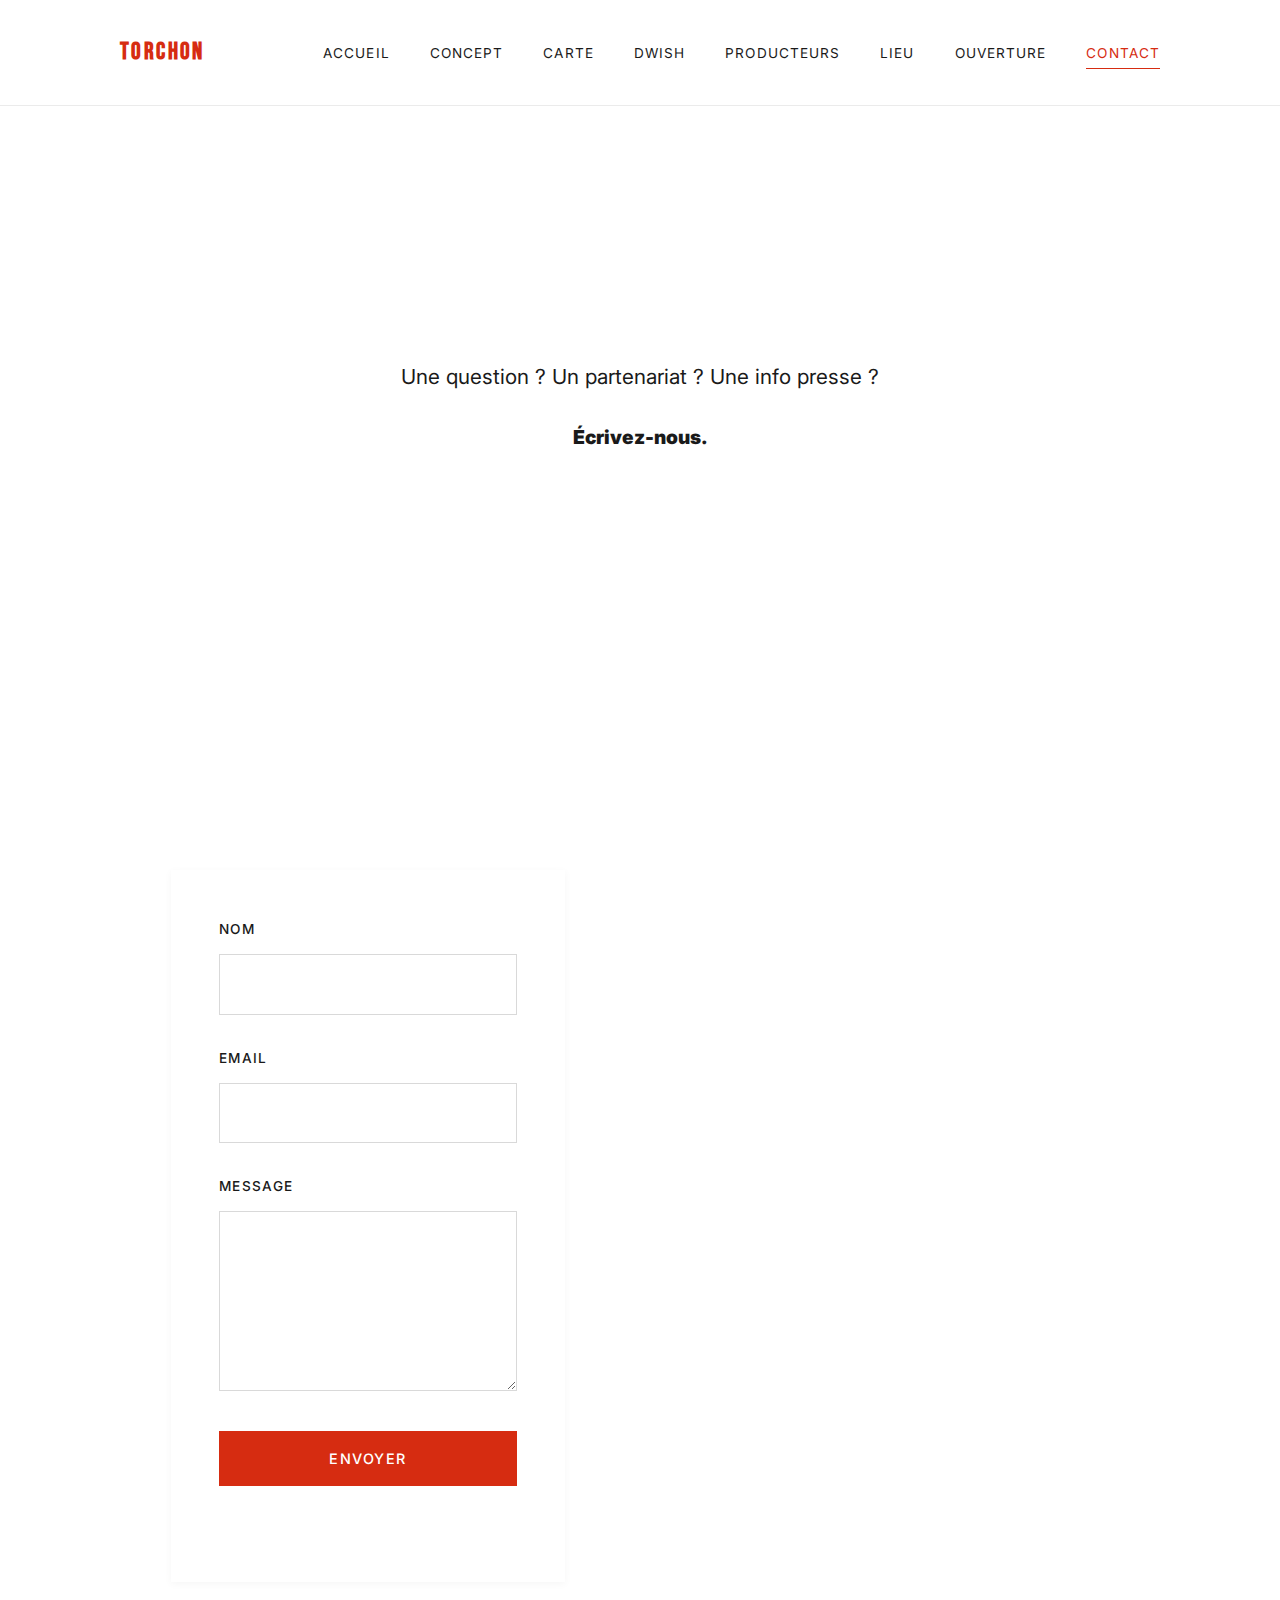
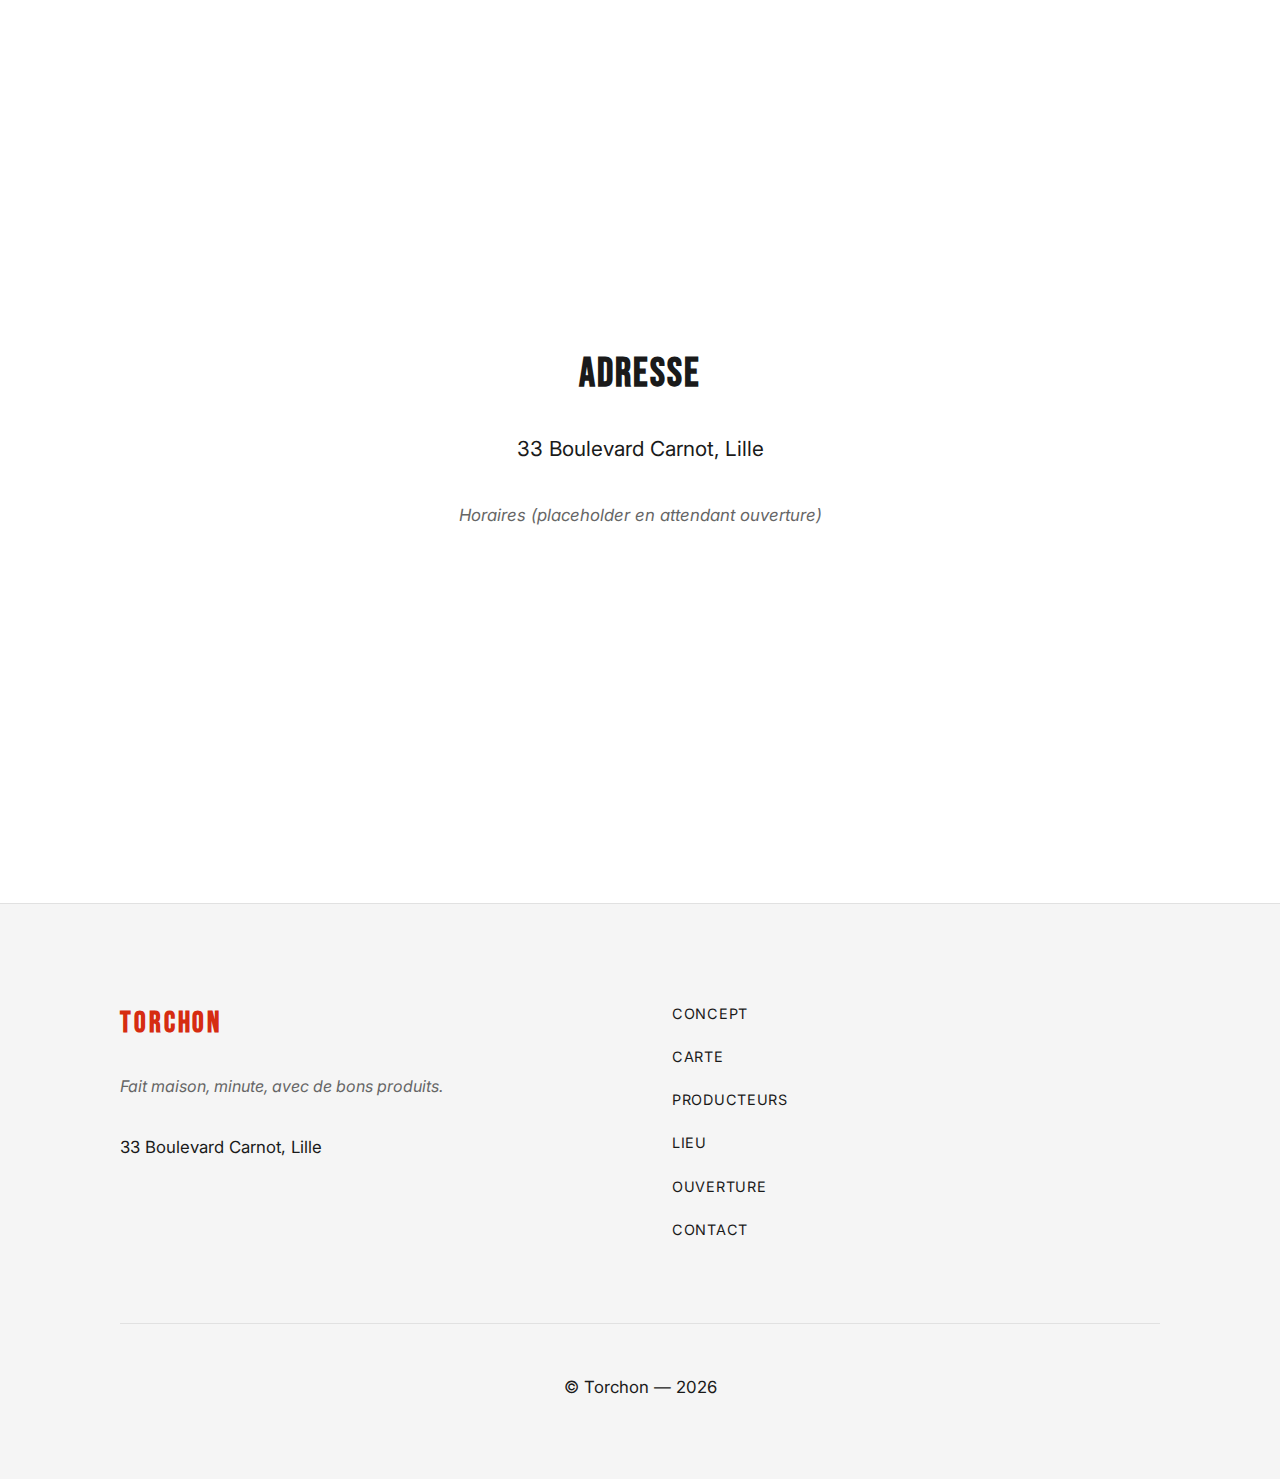
<file: contact.html>
<!DOCTYPE html>
<html lang="fr">
<head>
  <meta charset="UTF-8">
  <meta name="viewport" content="width=device-width, initial-scale=1.0">
  <title>Contact — Torchon</title>
  <meta name="description" content="Contactez Torchon pour toute question, partenariat ou information presse. 33 Boulevard Carnot, Lille.">
  
  <link rel="preconnect" href="https://fonts.googleapis.com">
  <link rel="preconnect" href="https://fonts.gstatic.com" crossorigin>
  <link href="https://fonts.googleapis.com/css2?family=Inter:wght@300;400;500;600;700&display=swap" rel="stylesheet">
  <link href="https://fonts.googleapis.com/css2?family=Bebas+Neue&family=Oswald:wght@400;500;600;700&display=swap" rel="stylesheet">
  
  <link rel="stylesheet" href="css/style.css">
</head>
<body>
  <!-- Header -->
  <header class="header">
    <div class="container">
      <div class="header-content">
        <a href="index.html" class="logo">TORCHON</a>
        <nav>
          <ul class="nav">
            <li><a href="index.html">Accueil</a></li>
            <li><a href="concept.html">Concept</a></li>
            <li><a href="carte.html">Carte</a></li>
            <li><a href="dwish.html">Dwish</a></li>
            <li><a href="producteurs.html">Producteurs</a></li>
            <li><a href="lieu.html">Lieu</a></li>
            <li><a href="ouverture.html">Ouverture</a></li>
            <li><a href="contact.html" class="active">Contact</a></li>
          </ul>
        </nav>
      </div>
    </div>
  </header>

  <!-- Hero -->
  <section class="hero">
    <div class="container">
      <div class="hero-content">
        <h1>CONTACT</h1>
      </div>
    </div>
  </section>

  <!-- Contenu principal -->
  <section class="section">
    <div class="container">
      <div class="row">
        <div class="col-12" style="max-width: 800px; margin: 0 auto; text-align: center;">
          <p style="font-size: 1.3rem; margin-bottom: 1.5rem;">Une question ? Un partenariat ? Une info presse ?</p>
          <p style="font-size: 1.2rem; font-weight: 600; margin-bottom: 3rem;"><strong>Écrivez-nous.</strong></p>
        </div>
      </div>
    </div>
  </section>

  <!-- Formulaire -->
  <section class="section">
    <div class="container">
      <div class="row">
        <div class="col-6" style="margin: 0 auto;">
          <div class="card">
            <div class="card-content">
              <form>
                <div class="form-group">
                  <label for="nom" class="form-label">Nom</label>
                  <input type="text" id="nom" name="nom" class="form-input" required>
                </div>
                <div class="form-group">
                  <label for="email" class="form-label">Email</label>
                  <input type="email" id="email" name="email" class="form-input" required>
                </div>
                <div class="form-group">
                  <label for="message" class="form-label">Message</label>
                  <textarea id="message" name="message" class="form-textarea" required></textarea>
                </div>
                <button type="submit" class="btn" style="width: 100%;">Envoyer</button>
              </form>
            </div>
          </div>
        </div>
      </div>
    </div>
  </section>

  <!-- Informations -->
  <section class="section">
    <div class="container">
      <div class="row">
        <div class="col-12 text-center">
          <h2 style="font-size: 2.5rem; margin-bottom: 2rem;">ADRESSE</h2>
          <p style="font-size: 1.3rem; margin-bottom: 1rem;">33 Boulevard Carnot, Lille</p>
          <p style="color: var(--gris-texte); font-style: italic; margin-top: 2rem;">Horaires (placeholder en attendant ouverture)</p>
        </div>
      </div>
    </div>
  </section>

  <!-- Footer -->
  <footer class="footer">
    <div class="container">
      <div class="footer-content">
        <div>
          <div class="footer-logo">TORCHON</div>
          <p class="footer-tagline">Fait maison, minute, avec de bons produits.</p>
          <p style="margin-top: 1rem;">33 Boulevard Carnot, Lille</p>
        </div>
        <div>
          <ul class="footer-links">
            <li><a href="concept.html">Concept</a></li>
            <li><a href="carte.html">Carte</a></li>
            <li><a href="producteurs.html">Producteurs</a></li>
            <li><a href="lieu.html">Lieu</a></li>
            <li><a href="ouverture.html">Ouverture</a></li>
            <li><a href="contact.html">Contact</a></li>
          </ul>
        </div>
      </div>
      <div class="footer-copyright">
        <p>© Torchon — 2026</p>
      </div>
    </div>
  </footer>

  <script src="js/main.js"></script>
</body>
</html>
</file>
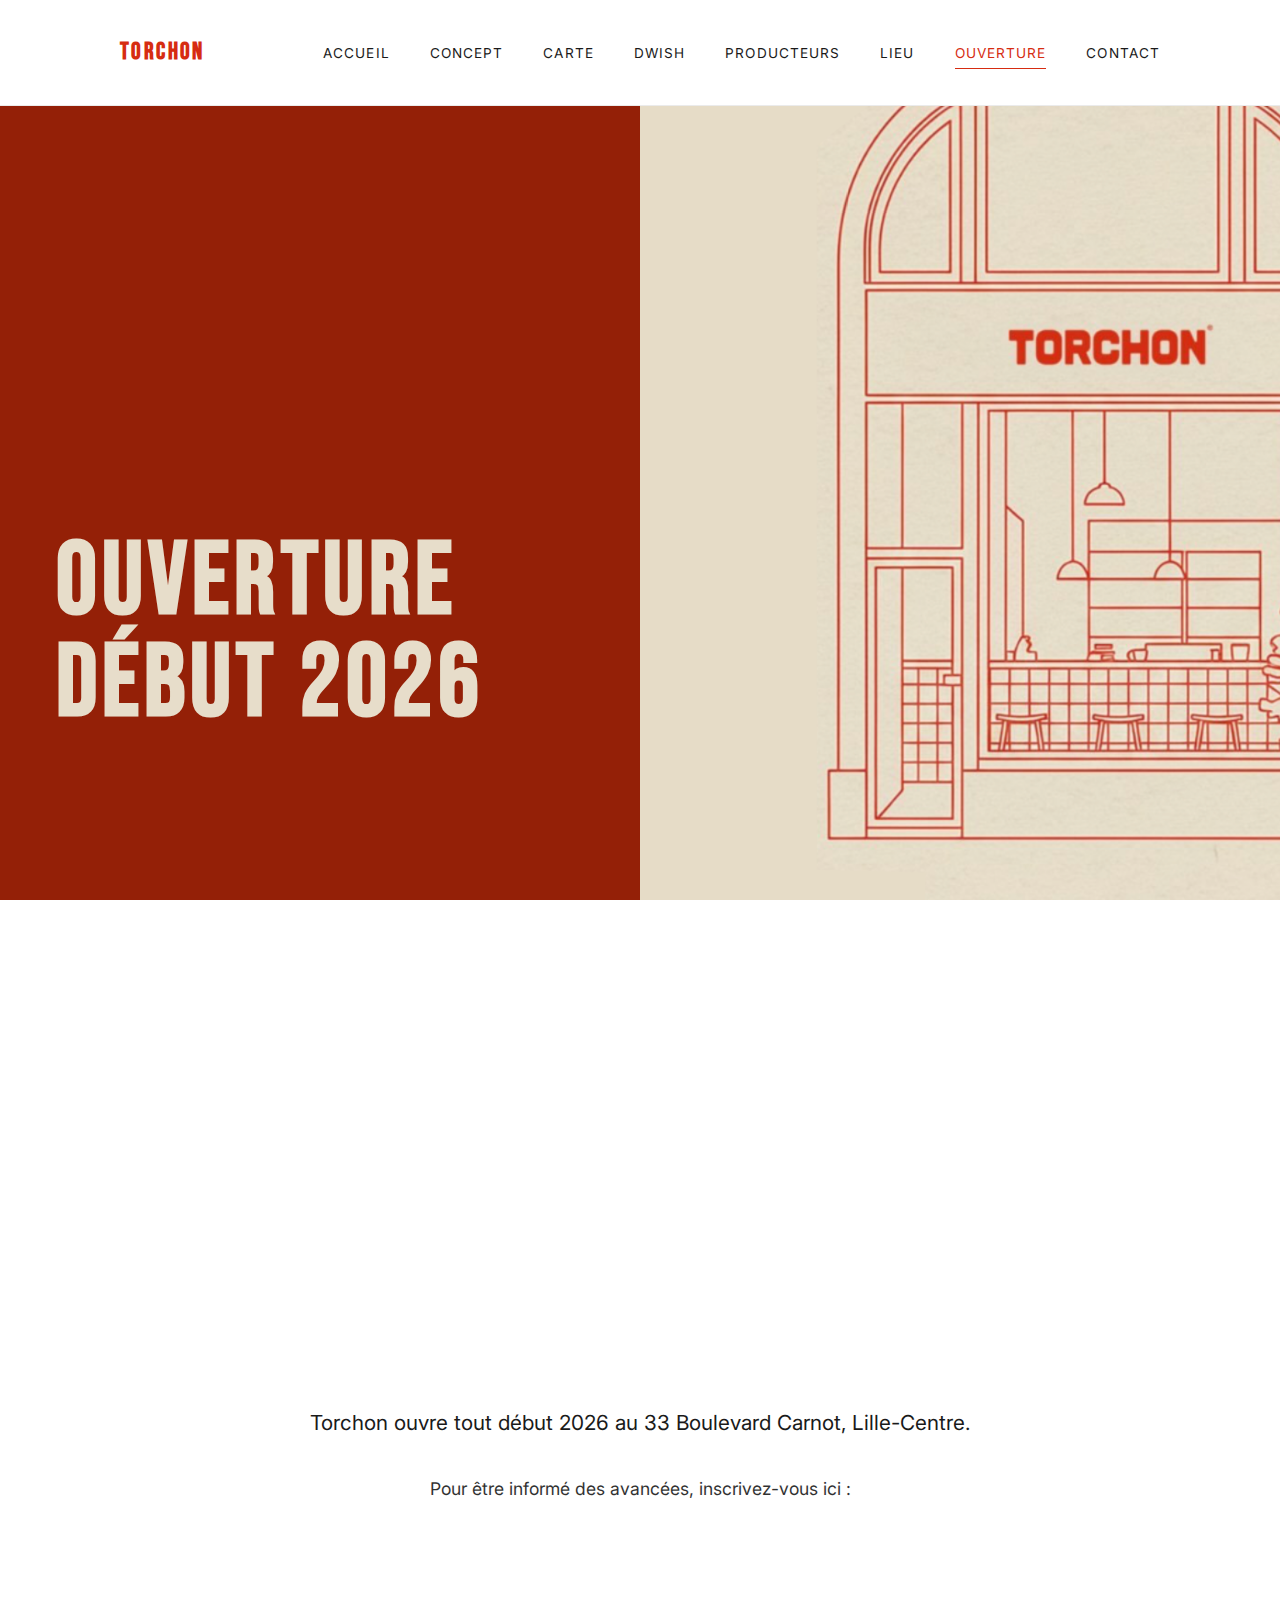
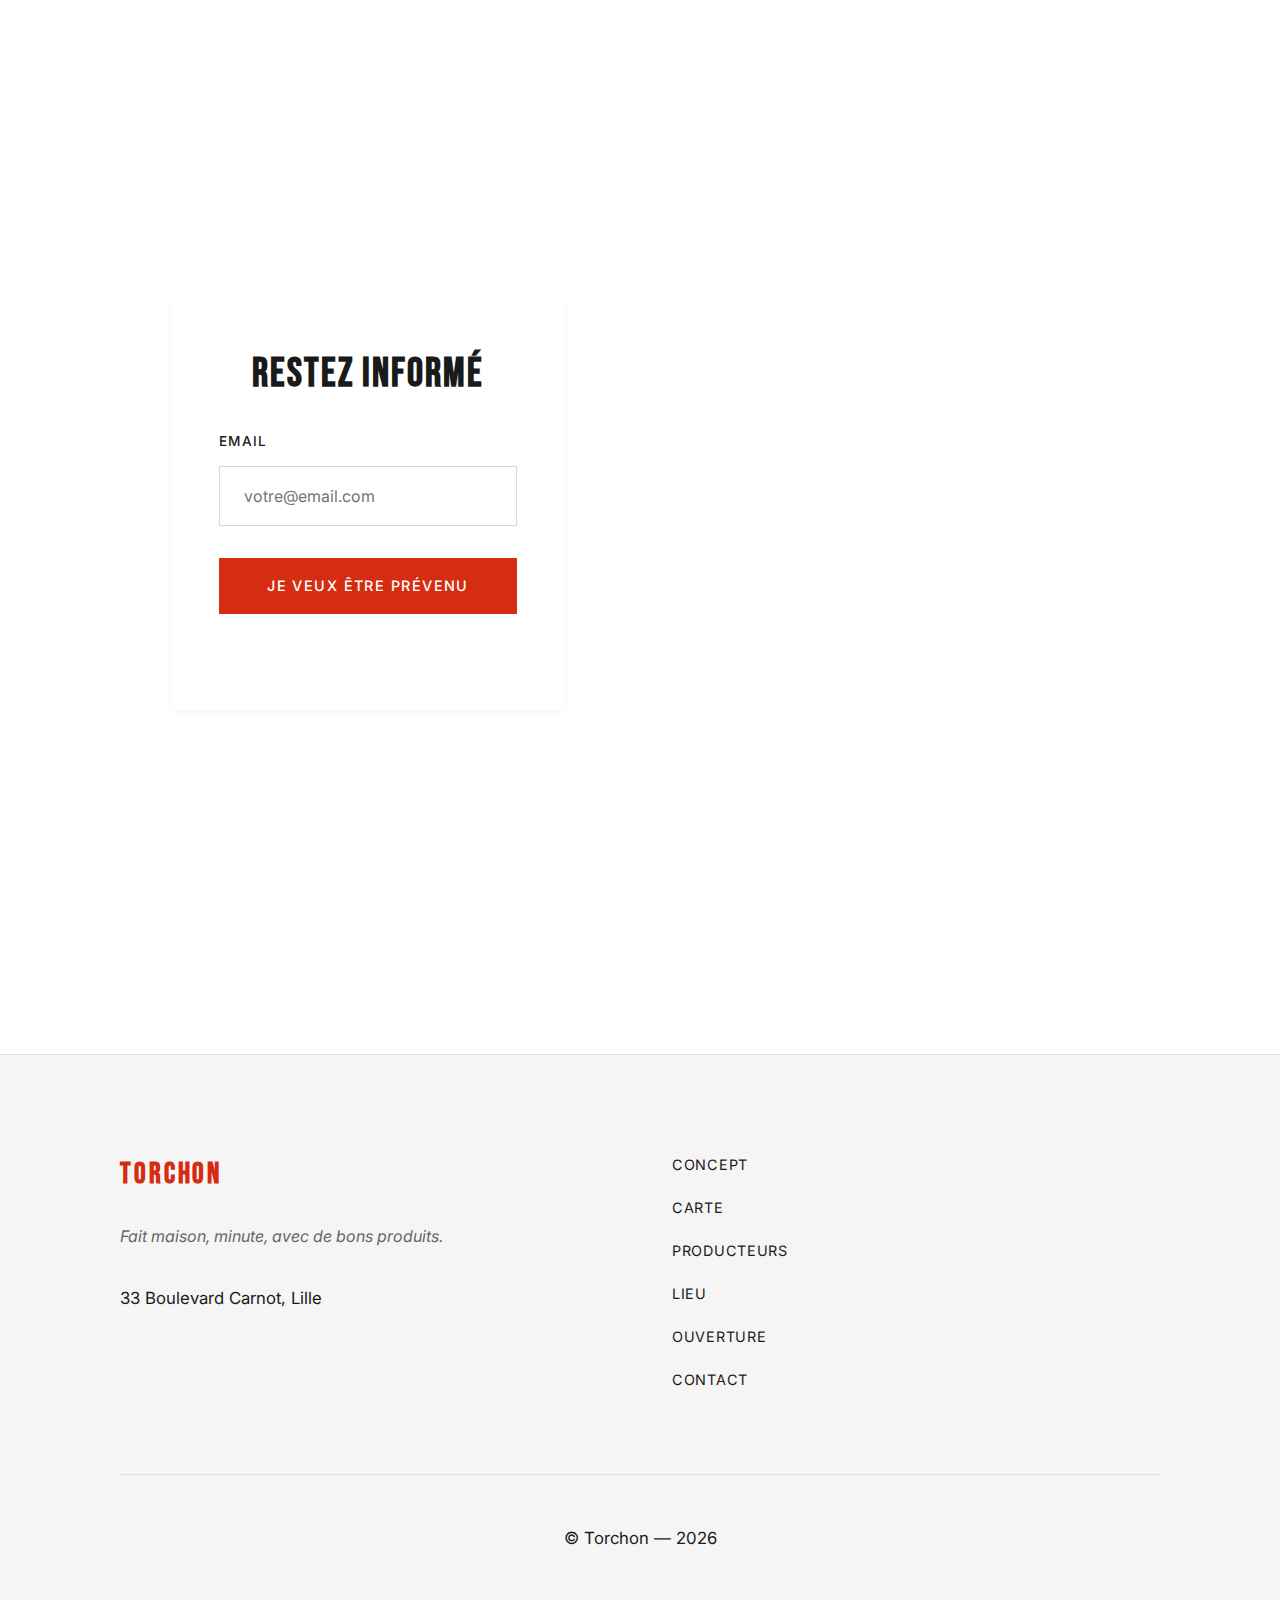
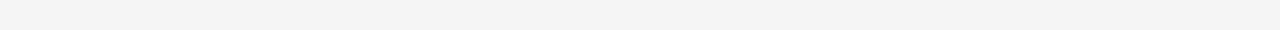
<file: ouverture.html>
<!DOCTYPE html>
<html lang="fr">
<head>
  <meta charset="UTF-8">
  <meta name="viewport" content="width=device-width, initial-scale=1.0">
  <title>Ouverture — Torchon</title>
  <meta name="description" content="Torchon ouvre début 2026 au 33 Boulevard Carnot à Lille. Inscrivez-vous pour être informé de l'ouverture.">
  
  <link rel="preconnect" href="https://fonts.googleapis.com">
  <link rel="preconnect" href="https://fonts.gstatic.com" crossorigin>
  <link href="https://fonts.googleapis.com/css2?family=Inter:wght@300;400;500;600;700&display=swap" rel="stylesheet">
  <link href="https://fonts.googleapis.com/css2?family=Bebas+Neue&family=Oswald:wght@400;500;600;700&display=swap" rel="stylesheet">
  
  <link rel="stylesheet" href="css/style.css">
</head>
<body>
  <!-- Header -->
  <header class="header">
    <div class="container">
      <div class="header-content">
        <a href="index.html" class="logo">TORCHON</a>
        <nav>
          <ul class="nav">
            <li><a href="index.html">Accueil</a></li>
            <li><a href="concept.html">Concept</a></li>
            <li><a href="carte.html">Carte</a></li>
            <li><a href="dwish.html">Dwish</a></li>
            <li><a href="producteurs.html">Producteurs</a></li>
            <li><a href="lieu.html">Lieu</a></li>
            <li><a href="ouverture.html" class="active">Ouverture</a></li>
            <li><a href="contact.html">Contact</a></li>
          </ul>
        </nav>
      </div>
    </div>
  </header>

  <!-- Hero avec image fixe -->
  <section class="section section-fixed-image hero-section">
    <div class="fixed-image-bg" style="background-image: url('../images/Torchon haut home page.png');"></div>
    <div class="container">
      <div class="split-layout-reverse">
        <div class="split-content-left">
          <h1>OUVERTURE<br>DÉBUT 2026</h1>
        </div>
      </div>
    </div>
  </section>

  <!-- Contenu principal -->
  <section class="section">
    <div class="container">
      <div class="row">
        <div class="col-12" style="max-width: 800px; margin: 0 auto; text-align: center;">
          <p style="font-size: 1.3rem; margin-bottom: 2rem;">Torchon ouvre tout début 2026 au 33 Boulevard Carnot, Lille-Centre.</p>
          <p style="font-size: 1.1rem; opacity: 0.9;">Pour être informé des avancées, inscrivez-vous ici :</p>
        </div>
      </div>
    </div>
  </section>

  <!-- Formulaire -->
  <section class="section">
    <div class="container">
      <div class="row">
        <div class="col-6" style="margin: 0 auto;">
          <div class="card">
            <div class="card-content">
              <h2 style="font-size: 2.5rem; margin-bottom: 2rem; text-align: center;">RESTEZ INFORMÉ</h2>
              <form>
                <div class="form-group">
                  <label for="email" class="form-label">Email</label>
                  <input type="email" id="email" name="email" class="form-input" placeholder="votre@email.com" required>
                </div>
                <button type="submit" class="btn" style="width: 100%;">Je veux être prévenu</button>
              </form>
            </div>
          </div>
        </div>
      </div>
    </div>
  </section>

  <!-- Footer -->
  <footer class="footer">
    <div class="container">
      <div class="footer-content">
        <div>
          <div class="footer-logo">TORCHON</div>
          <p class="footer-tagline">Fait maison, minute, avec de bons produits.</p>
          <p style="margin-top: 1rem;">33 Boulevard Carnot, Lille</p>
        </div>
        <div>
          <ul class="footer-links">
            <li><a href="concept.html">Concept</a></li>
            <li><a href="carte.html">Carte</a></li>
            <li><a href="producteurs.html">Producteurs</a></li>
            <li><a href="lieu.html">Lieu</a></li>
            <li><a href="ouverture.html">Ouverture</a></li>
            <li><a href="contact.html">Contact</a></li>
          </ul>
        </div>
      </div>
      <div class="footer-copyright">
        <p>© Torchon — 2026</p>
      </div>
    </div>
  </footer>

  <script src="js/main.js"></script>
</body>
</html>
</file>
<file: css/style.css>
/* ============================================
   TORCHON - DESIGN PREMIUM ÉPURÉ
   Architecture inspirée Ritz Paris Le Comptoir
   ============================================ */

/* Variables CSS */
:root {
  /* Couleurs */
  --rouge-torchon: #d62c11;
  --rouge-fonce: #b0250e;
  --orange-torchon: #ff6b35;
  --beige-papier: #e7ddca;
  --noir-profond: #1a1a1a;
  --blanc-pur: #ffffff;
  --gris-clair: #f5f5f5;
  --gris-texte: #666666;
  
  /* Typographie */
  --font-titre: 'Bebas Neue', 'Oswald', sans-serif;
  --font-texte: 'Inter', -apple-system, BlinkMacSystemFont, sans-serif;
  
  /* Espacements - Style Ritz : beaucoup d'air */
  --marge-latérale-desktop: 120px;
  --marge-latérale-mobile: 24px;
  --espacement-section: 120px;
  --espacement-large: 160px;
  
  /* Effets */
  --border-radius: 0px; /* Style Ritz : pas de border-radius */
  --shadow-card: 0 2px 8px rgba(0, 0, 0, 0.04);
  --shadow-subtle: 0 1px 3px rgba(0, 0, 0, 0.02);
}

/* Reset & Base */
* {
  margin: 0;
  padding: 0;
  box-sizing: border-box;
}

html {
  scroll-behavior: smooth;
}

body {
  font-family: var(--font-texte);
  color: var(--noir-profond);
  background-color: var(--blanc-pur);
  line-height: 1.7;
  font-size: 16px;
  -webkit-font-smoothing: antialiased;
  -moz-osx-font-smoothing: grayscale;
  overflow-x: hidden;
}

/* Typographie - Style Ritz : grande taille, beaucoup d'espacement */
h1, h2, h3, h4, h5, h6 {
  font-family: var(--font-titre);
  font-weight: 700;
  text-transform: uppercase;
  letter-spacing: 0.05em;
  line-height: 1.2;
  margin-bottom: 2rem;
}

h1 {
  font-size: clamp(3.5rem, 9vw, 7rem);
  font-weight: 700;
  margin-bottom: 1.5rem;
}

h2 {
  font-size: clamp(2.5rem, 6vw, 4.5rem);
  margin-bottom: 3rem;
}

h3 {
  font-size: clamp(1.8rem, 4vw, 2.8rem);
  margin-bottom: 1.5rem;
}

p {
  margin-bottom: 1.8rem;
  font-size: 1.05rem;
  line-height: 1.8;
  color: var(--noir-profond);
}

a {
  color: var(--rouge-torchon);
  text-decoration: none;
  transition: all 0.3s ease;
}

/* Container - Style Ritz : largeur max, beaucoup de padding */
.container {
  max-width: 1400px;
  margin: 0 auto;
  padding: 0 var(--marge-latérale-desktop);
}

.container-narrow {
  max-width: 900px;
  margin: 0 auto;
  padding: 0 var(--marge-latérale-desktop);
}

/* Header - Style Ritz : minimaliste, fixe, épuré */
.header {
  position: fixed;
  top: 0;
  left: 0;
  right: 0;
  background-color: var(--blanc-pur);
  z-index: 1000;
  padding: 2rem 0;
  border-bottom: 1px solid rgba(0, 0, 0, 0.08);
  backdrop-filter: blur(10px);
}

.header-content {
  display: flex;
  justify-content: space-between;
  align-items: center;
}

.logo {
  font-family: var(--font-titre);
  font-size: 1.5rem;
  font-weight: 700;
  color: var(--rouge-torchon);
  text-transform: uppercase;
  letter-spacing: 0.1em;
}

.nav {
  display: flex;
  gap: 2.5rem;
  list-style: none;
  align-items: center;
}

.nav-menu {
  display: block;
}


.nav a {
  color: var(--noir-profond);
  font-size: 0.85rem;
  text-transform: uppercase;
  letter-spacing: 0.08em;
  font-weight: 400;
  padding: 0.5rem 0;
  position: relative;
}

.nav a.active,
.nav a:hover {
  color: var(--rouge-torchon);
}

.nav a.active::after {
  content: '';
  position: absolute;
  bottom: 0;
  left: 0;
  width: 100%;
  height: 1px;
  background: var(--rouge-torchon);
}

/* Menu hamburger - caché sur desktop */
.menu-toggle {
  display: none;
  flex-direction: column;
  justify-content: space-around;
  width: 32px;
  height: 32px;
  background: transparent;
  border: none;
  cursor: pointer;
  padding: 0;
  z-index: 1001;
  position: relative;
}

.menu-toggle span {
  display: block;
  width: 100%;
  height: 3px;
  background-color: var(--rouge-torchon);
  border-radius: 2px;
  transition: all 0.3s ease;
  transform-origin: center;
}

.menu-toggle.active span:nth-child(1) {
  transform: rotate(45deg) translate(8px, 8px);
}

.menu-toggle.active span:nth-child(2) {
  opacity: 0;
}

.menu-toggle.active span:nth-child(3) {
  transform: rotate(-45deg) translate(7px, -7px);
}

/* Hero section avec image fixe */
.hero-section {
  margin-top: 80px;
}

.hero-content {
  max-width: 1000px;
  margin: 0 auto;
  position: relative;
  z-index: 2;
}

.hero h1 {
  color: var(--blanc-pur);
  margin-bottom: 2.5rem;
  font-weight: 700;
}

.hero-subtitle {
  font-size: clamp(1.3rem, 2.5vw, 1.8rem);
  color: var(--blanc-pur);
  margin-bottom: 2rem;
  font-weight: 300;
  opacity: 0.95;
  letter-spacing: 0.02em;
}

.hero-text {
  font-size: clamp(1.1rem, 1.8vw, 1.3rem);
  color: var(--blanc-pur);
  margin-bottom: 2rem;
  opacity: 0.9;
  font-weight: 300;
  line-height: 1.8;
}

.hero-cta {
  display: flex;
  gap: 2rem;
  justify-content: center;
  flex-wrap: wrap;
  margin-top: 3rem;
}

/* Sections - Style Ritz : beaucoup d'espace vertical */
.section {
  padding: var(--espacement-section) 0;
  position: relative;
}

.section-large {
  padding: var(--espacement-large) 0;
}

.section-title {
  text-align: center;
  margin-bottom: 5rem;
  max-width: 800px;
  margin-left: auto;
  margin-right: auto;
}

.section-title h2 {
  margin-bottom: 1.5rem;
}

.section-title p {
  font-size: 1.15rem;
  color: var(--gris-texte);
  line-height: 1.8;
}

/* Split Layout - Style Ritz : asymétrique, beaucoup d'espace */
.split-layout {
  display: grid;
  grid-template-columns: 1fr 1fr;
  gap: 80px;
  align-items: center;
  margin: 5rem 0;
}


.split-content {
  padding: 3rem 0;
}

/* Section avec image fixe */
.section-fixed-image {
  position: relative;
  min-height: 100vh;
  padding: var(--espacement-section) 0;
}

.section-fixed-image .fixed-image-bg {
  position: fixed;
  top: 0;
  left: 0;
  width: 100%;
  height: 100vh;
  background-size: cover;
  background-position: center;
  background-repeat: no-repeat;
  z-index: 0;
  pointer-events: none;
  opacity: 0;
  transition: opacity 0.8s ease;
  will-change: opacity;
}

.section-fixed-image.active .fixed-image-bg {
  opacity: 1;
}

.section-fixed-image .container {
  position: relative;
  z-index: 2;
  min-height: 100vh;
  display: flex;
  align-items: center;
}

/* Assurer que les sections suivantes sont visibles */
.section:not(.section-fixed-image) {
  position: relative;
  z-index: 1;
  background-color: var(--blanc-pur);
}

.section-red {
  position: relative;
  z-index: 1;
}

.split-layout-reverse {
  display: grid;
  grid-template-columns: 1fr 1fr;
  gap: 0;
  width: 100%;
  min-height: 80vh;
}

.split-content-right {
  grid-column: 2;
  padding: 4rem 5rem;
  background: linear-gradient(to left, rgba(26, 26, 26, 0.4) 0%, rgba(26, 26, 26, 0.2) 50%, transparent 100%);
  display: flex;
  flex-direction: column;
  justify-content: center;
  position: relative;
}

.split-content-left {
  grid-column: 1;
  padding: 4rem 5rem 4rem 0;
  margin-left: -4rem;
  background-color: transparent;
  display: flex;
  flex-direction: column;
  justify-content: center;
}

.split-content-right h1,
.split-content-left h1 {
  color: var(--beige-papier);
  margin-bottom: 2rem;
  font-size: clamp(3.5rem, 8vw, 6.5rem);
  line-height: 1;
}

.split-content-right h2,
.split-content-left h2 {
  color: var(--beige-papier);
  margin-bottom: 2.5rem;
  font-size: clamp(2.5rem, 5vw, 4rem);
}

.split-content-right .hero-subtitle,
.split-content-left .hero-subtitle {
  font-size: clamp(0.85rem, 1.3vw, 1rem);
  color: var(--beige-papier);
  margin-bottom: 3rem;
  font-weight: 400;
  letter-spacing: 0.15em;
  text-transform: uppercase;
  border-top: 1px solid var(--beige-papier);
  padding-top: 1.5rem;
  margin-top: 1.5rem;
}

.split-content-right .hero-text,
.split-content-left .hero-text {
  font-size: clamp(1rem, 1.4vw, 1.15rem);
  color: var(--beige-papier);
  margin-bottom: 2.5rem;
  font-weight: 300;
  line-height: 1.9;
}

.split-content-right .points-list,
.split-content-left .points-list {
  margin: 2rem 0;
}

.split-content-right .points-list li,
.split-content-left .points-list li {
  color: var(--beige-papier);
  font-size: clamp(1rem, 1.4vw, 1.15rem);
}

.split-content-right .points-list li::before,
.split-content-left .points-list li::before {
  color: var(--beige-papier);
}

.split-content h2 {
  margin-bottom: 2.5rem;
  font-size: clamp(2.5rem, 5vw, 4rem);
}

.split-content p {
  font-size: 1.1rem;
  line-height: 1.9;
  margin-bottom: 2rem;
}

.split-image {
  position: relative;
  overflow: hidden;
  aspect-ratio: 4/3;
  background: var(--gris-clair);
}

.split-image img {
  width: 100%;
  height: 100%;
  object-fit: cover;
}

/* Cards - Style Ritz : simples, ombres subtiles, beaucoup d'espace */
.card {
  background-color: var(--blanc-pur);
  overflow: hidden;
  box-shadow: var(--shadow-card);
  transition: transform 0.3s ease, box-shadow 0.3s ease;
  height: 100%;
  display: flex;
  flex-direction: column;
  margin-bottom: 3rem;
}

.card:hover {
  transform: translateY(-4px);
  box-shadow: 0 4px 16px rgba(0, 0, 0, 0.08);
}

.card-image {
  width: 100%;
  height: 280px;
  object-fit: cover;
  background: var(--gris-clair);
}

.card-content {
  padding: 3rem;
  flex: 1;
  display: flex;
  flex-direction: column;
}

.card-title {
  font-size: clamp(1.5rem, 2.5vw, 2rem);
  margin-bottom: 1.5rem;
  color: var(--rouge-torchon);
}

.card-price {
  font-size: 1.2rem;
  font-weight: 600;
  color: var(--noir-profond);
  margin-bottom: 1.5rem;
  font-family: var(--font-texte);
}

.card p {
  font-size: 1rem;
  color: var(--gris-texte);
  margin-bottom: 0;
  line-height: 1.8;
  flex: 1;
}

/* Grid - Style Ritz : espacement généreux */
.row {
  display: grid;
  grid-template-columns: repeat(12, 1fr);
  gap: 3rem;
  margin: 4rem 0;
}

.col-12 { grid-column: span 12; }
.col-6 { grid-column: span 6; }
.col-4 { grid-column: span 4; }
.col-3 { grid-column: span 3; }

/* Boutons - Style Ritz : simples, épurés */
.btn {
  display: inline-block;
  padding: 1.2rem 3rem;
  background-color: var(--rouge-torchon);
  color: var(--blanc-pur);
  border: none;
  border-radius: 0;
  font-family: var(--font-texte);
  font-size: 0.9rem;
  font-weight: 500;
  text-transform: uppercase;
  letter-spacing: 0.1em;
  cursor: pointer;
  transition: all 0.3s ease;
  text-align: center;
}

.btn:hover {
  background-color: var(--rouge-fonce);
  transform: translateY(-2px);
}

.btn-secondary {
  background-color: transparent;
  color: var(--blanc-pur);
  border: 1px solid var(--blanc-pur);
}

.btn-secondary:hover {
  background-color: var(--blanc-pur);
  color: var(--rouge-torchon);
}

/* Liste à puces - Style Ritz : espacement généreux */
.points-list {
  list-style: none;
  margin: 3rem 0;
}

.points-list li {
  padding: 1rem 0;
  padding-left: 2rem;
  position: relative;
  font-size: 1.05rem;
  line-height: 1.8;
  color: var(--noir-profond);
}

.points-list li::before {
  content: "—";
  position: absolute;
  left: 0;
  color: var(--rouge-torchon);
  font-weight: bold;
  font-size: 1.3rem;
}

/* Images - Style Ritz : grandes, qualité */
img {
  max-width: 100%;
  height: auto;
}

.image-container {
  margin: 5rem 0;
  text-align: center;
}

.image-container img {
  box-shadow: var(--shadow-card);
  max-width: 100%;
}

/* Section rouge - Style Ritz : plein écran, centré */
.section-red {
  background: linear-gradient(135deg, var(--rouge-torchon) 0%, var(--rouge-fonce) 100%);
  color: var(--blanc-pur);
  padding: var(--espacement-large) 0;
}

.section-red h2,
.section-red p {
  color: var(--blanc-pur);
}

.section-red .btn {
  background-color: var(--blanc-pur);
  color: var(--rouge-torchon);
}

.section-red .btn:hover {
  background-color: rgba(255, 255, 255, 0.95);
}

/* Footer - Style Ritz : épuré, simple */
.footer {
  background-color: var(--gris-clair);
  padding: 6rem 0 3rem;
  margin-top: var(--espacement-large);
  border-top: 1px solid rgba(0, 0, 0, 0.08);
  position: relative;
  z-index: 10;
}

.footer-content {
  display: grid;
  grid-template-columns: repeat(auto-fit, minmax(250px, 1fr));
  gap: 4rem;
  margin-bottom: 4rem;
}

.footer-logo {
  font-family: var(--font-titre);
  font-size: 1.8rem;
  font-weight: 700;
  color: var(--rouge-torchon);
  text-transform: uppercase;
  margin-bottom: 1.5rem;
  letter-spacing: 0.1em;
}

.footer-tagline {
  font-style: italic;
  color: var(--gris-texte);
  margin-bottom: 2rem;
  font-size: 1rem;
  line-height: 1.7;
}

.footer-links {
  list-style: none;
}

.footer-links li {
  margin-bottom: 1rem;
}

.footer-links a {
  color: var(--noir-profond);
  font-size: 0.9rem;
  text-transform: uppercase;
  letter-spacing: 0.05em;
  transition: color 0.3s ease;
  font-weight: 400;
}

.footer-links a:hover {
  color: var(--rouge-torchon);
}

.footer-copyright {
  text-align: center;
  padding-top: 3rem;
  border-top: 1px solid rgba(0, 0, 0, 0.08);
  color: var(--gris-texte);
  font-size: 0.85rem;
}

/* Formulaires - Style Ritz : épurés, beaucoup d'espace */
.form-group {
  margin-bottom: 2rem;
}

.form-label {
  display: block;
  margin-bottom: 0.8rem;
  font-weight: 500;
  text-transform: uppercase;
  font-size: 0.85rem;
  letter-spacing: 0.1em;
  color: var(--noir-profond);
}

.form-input,
.form-textarea {
  width: 100%;
  padding: 1.2rem 1.5rem;
  border: 1px solid rgba(0, 0, 0, 0.15);
  border-radius: 0;
  font-family: var(--font-texte);
  font-size: 1rem;
  transition: all 0.3s ease;
  background: var(--blanc-pur);
}

.form-input:focus,
.form-textarea:focus {
  outline: none;
  border-color: var(--rouge-torchon);
}

.form-textarea {
  min-height: 180px;
  resize: vertical;
}

/* Responsive */
@media (max-width: 1024px) {
  :root {
    --marge-latérale-desktop: 60px;
    --espacement-section: 80px;
    --espacement-large: 100px;
  }
  
  .split-layout {
    grid-template-columns: 1fr;
    gap: 50px;
  }
  
  .row {
    gap: 2rem;
  }
}

@media (max-width: 768px) {
  :root {
    --marge-latérale-desktop: 24px;
    --espacement-section: 60px;
    --espacement-large: 80px;
  }
  
  .container {
    padding: 0 var(--marge-latérale-mobile);
  }
  
  .container-narrow {
    padding: 0 var(--marge-latérale-mobile);
  }
  
  .header {
    padding: 1rem 0;
  }
  
  .header-content {
    flex-direction: row !important;
    justify-content: space-between !important;
    align-items: center !important;
    gap: 1rem;
    position: relative;
    display: flex !important;
  }
  
  .logo {
    font-size: 1.2rem;
  }
  
  
  .hero {
    min-height: 80vh;
    margin-top: 80px;
    background-size: cover;
    background-position: center;
  }
  
  .hero-left {
    padding: 4rem 2rem;
    max-width: 100%;
  }
  
  .hero-cta {
    flex-direction: column;
    align-items: stretch;
  }
  
  .hero-cta .btn {
    width: 100%;
  }
  
  .row {
    grid-template-columns: 1fr;
    gap: 2rem;
  }
  
  .col-12,
  .col-6,
  .col-4,
  .col-3 {
    grid-column: span 12;
  }
  
  .section {
    padding: calc(var(--espacement-section) / 2) 0;
  }
  
  .section-large {
    padding: calc(var(--espacement-large) / 2) 0;
  }
  
  .footer-content {
    grid-template-columns: 1fr;
    gap: 3rem;
  }
  
  .card-content {
    padding: 2rem;
  }
  
  .card-image {
    height: 220px;
  }
  
  .split-layout {
    gap: 40px;
    margin: 3rem 0;
  }
  
  /* Menu hamburger visible sur mobile */
  .menu-toggle {
    display: flex !important;
    min-width: 32px;
    min-height: 32px;
    border: 2px solid var(--rouge-torchon);
    background-color: transparent;
    padding: 4px;
  }
  
  .menu-toggle span {
    display: block !important;
    width: 100% !important;
    height: 3px !important;
    background-color: var(--rouge-torchon) !important;
    margin: 2px 0;
  }
  
  /* Menu normal caché sur mobile */
  .nav-menu .nav {
    display: none;
  }
  
  /* Menu déroulant sur mobile - caché par défaut, visible avec .active */
  .nav-menu {
    display: block !important;
    position: fixed;
    top: 0;
    left: 0;
    width: 100%;
    height: 100vh;
    background-color: var(--blanc-pur);
    transform: translateX(-100%);
    transition: transform 0.3s ease;
    z-index: 1000;
    padding-top: 80px;
    overflow-y: auto;
    box-shadow: 2px 0 10px rgba(0, 0, 0, 0.1);
    visibility: visible !important;
  }
  
  .nav-menu.active {
    transform: translateX(0);
  }
  
  .nav-menu.active .nav {
    display: flex !important;
    flex-direction: column;
    gap: 0;
    padding: 2rem 0;
    align-items: flex-start;
    width: 100%;
  }
  
  .nav-menu .nav li {
    width: 100%;
    border-bottom: 1px solid rgba(0, 0, 0, 0.05);
  }
  
  .nav-menu .nav a {
    display: block;
    padding: 1.5rem 2rem;
    font-size: 1rem;
    width: 100%;
  }
  
  .nav-menu .nav a.active::after {
    display: none;
  }
  
  /* Hero section - doit rester visible */
  .hero-section {
    min-height: 100vh;
    display: block !important;
    flex-direction: unset !important;
  }
  
  .hero-section .fixed-image-bg {
    position: absolute !important;
    top: 0;
    left: 0;
    width: 100%;
    height: 100vh;
    background-size: cover;
    background-position: center;
    opacity: 1;
    order: unset !important;
  }
  
  .hero-section .container {
    min-height: 100vh;
    align-items: flex-end;
    padding-bottom: 2rem;
    order: unset !important;
    position: relative;
    z-index: 2;
  }
  
  /* Amélioration des sections avec images fixes sur mobile (sauf hero) */
  .section-fixed-image:not(.hero-section) {
    min-height: auto;
    padding: 0;
    position: relative;
    display: flex;
    flex-direction: column;
  }
  
  .section-fixed-image:not(.hero-section) .fixed-image-bg {
    position: relative;
    width: 100%;
    height: 50vh;
    min-height: 300px;
    background-size: cover;
    background-position: center;
    opacity: 1;
    order: 1;
    z-index: 1;
  }
  
  .section-fixed-image:not(.hero-section) .container {
    min-height: auto;
    padding: 0;
    order: 2;
  }
  
  /* Section sandwich spécifique - Image en haut, texte en bas avec cadre rouge */
  .section-sandwich {
    flex-direction: column;
  }
  
  .section-sandwich .fixed-image-bg {
    height: 50vh;
    min-height: 300px;
    order: 1;
  }
  
  .section-sandwich .container {
    order: 2;
    padding: 0;
  }
  
  .section-sandwich .split-content-right {
    background-color: var(--rouge-torchon) !important;
    padding: 3rem 2rem;
    margin: 0;
    width: 100%;
    order: 2;
  }
  
  .section-sandwich .split-content-right h2,
  .section-sandwich .split-content-right p {
    color: var(--beige-papier) !important;
  }
  
  .section-sandwich .split-content-right .points-list li {
    color: var(--beige-papier) !important;
  }
  
  .section-sandwich .split-content-right .points-list li::before {
    color: var(--beige-papier) !important;
  }
  
  /* Layout split sur mobile */
  .split-layout-reverse {
    grid-template-columns: 1fr;
    gap: 0;
    min-height: auto;
    display: flex;
    flex-direction: column;
  }
  
  .split-content-left,
  .split-content-right {
    grid-column: 1;
    padding: 2rem 1.5rem;
    margin-left: 0;
    width: 100%;
    background: rgba(176, 37, 14, 0.85) !important;
    position: relative;
    z-index: 2;
  }
  
  /* Ajustement des titres sur mobile */
  .split-content-left h1,
  .split-content-right h1 {
    font-size: clamp(2rem, 8vw, 3rem);
    margin-bottom: 1.5rem;
  }
  
  .split-content-left h2,
  .split-content-right h2 {
    font-size: clamp(1.8rem, 6vw, 2.5rem);
    margin-bottom: 1.5rem;
  }
  
  .split-content-left .hero-text,
  .split-content-right .hero-text {
    font-size: clamp(0.95rem, 3vw, 1.1rem);
    margin-bottom: 1.5rem;
  }
  
  .split-content-left .hero-subtitle,
  .split-content-right .hero-subtitle {
    font-size: clamp(0.75rem, 2.5vw, 0.9rem);
    margin-bottom: 1.5rem;
    padding-top: 1rem;
    margin-top: 1rem;
  }
  
  /* Points list sur mobile */
  .split-content-left .points-list,
  .split-content-right .points-list {
    margin: 1.5rem 0;
  }
  
  .split-content-left .points-list li,
  .split-content-right .points-list li {
    font-size: clamp(0.95rem, 3vw, 1.05rem);
    padding: 0.75rem 0;
    padding-left: 1.5rem;
  }
  
  /* Hero section spécifique sur mobile */
  .hero-section {
    margin-top: 0;
    min-height: 100vh;
  }
  
  .hero-section .fixed-image-bg {
    background-size: contain;
    background-position: center top;
    background-repeat: no-repeat;
    height: 100vh;
    z-index: 1;
    position: relative;
  }
  
  .hero-section .container {
    min-height: 100vh;
    align-items: flex-end;
    padding-bottom: 2rem;
    background: transparent;
    padding-left: 1.5rem;
    padding-right: 1.5rem;
    position: relative;
    z-index: 2;
  }
  
  
  /* Cards sur mobile */
  .card {
    margin-bottom: 2rem;
  }
  
  /* Section title sur mobile */
  .section-title {
    margin-bottom: 3rem;
  }
  
  .section-title h2 {
    font-size: clamp(2rem, 6vw, 2.5rem);
    margin-bottom: 1rem;
  }
  
  /* Boutons sur mobile */
  .btn {
    padding: 1rem 2rem;
    font-size: 0.85rem;
    width: 100%;
    text-align: center;
  }
}

/* Utilitaires */
.text-center {
  text-align: center;
}

.mt-1 { margin-top: 1rem; }
.mt-2 { margin-top: 2rem; }
.mt-3 { margin-top: 3rem; }
.mt-4 { margin-top: 4rem; }
.mb-1 { margin-bottom: 1rem; }
.mb-2 { margin-bottom: 2rem; }
.mb-3 { margin-bottom: 3rem; }
.mb-4 { margin-bottom: 4rem; }

/* Animations subtiles */
@keyframes fadeInUp {
  from {
    opacity: 0;
    transform: translateY(20px);
  }
  to {
    opacity: 1;
    transform: translateY(0);
  }
}

.fade-in {
  animation: fadeInUp 0.6s ease-out;
}
</file>
